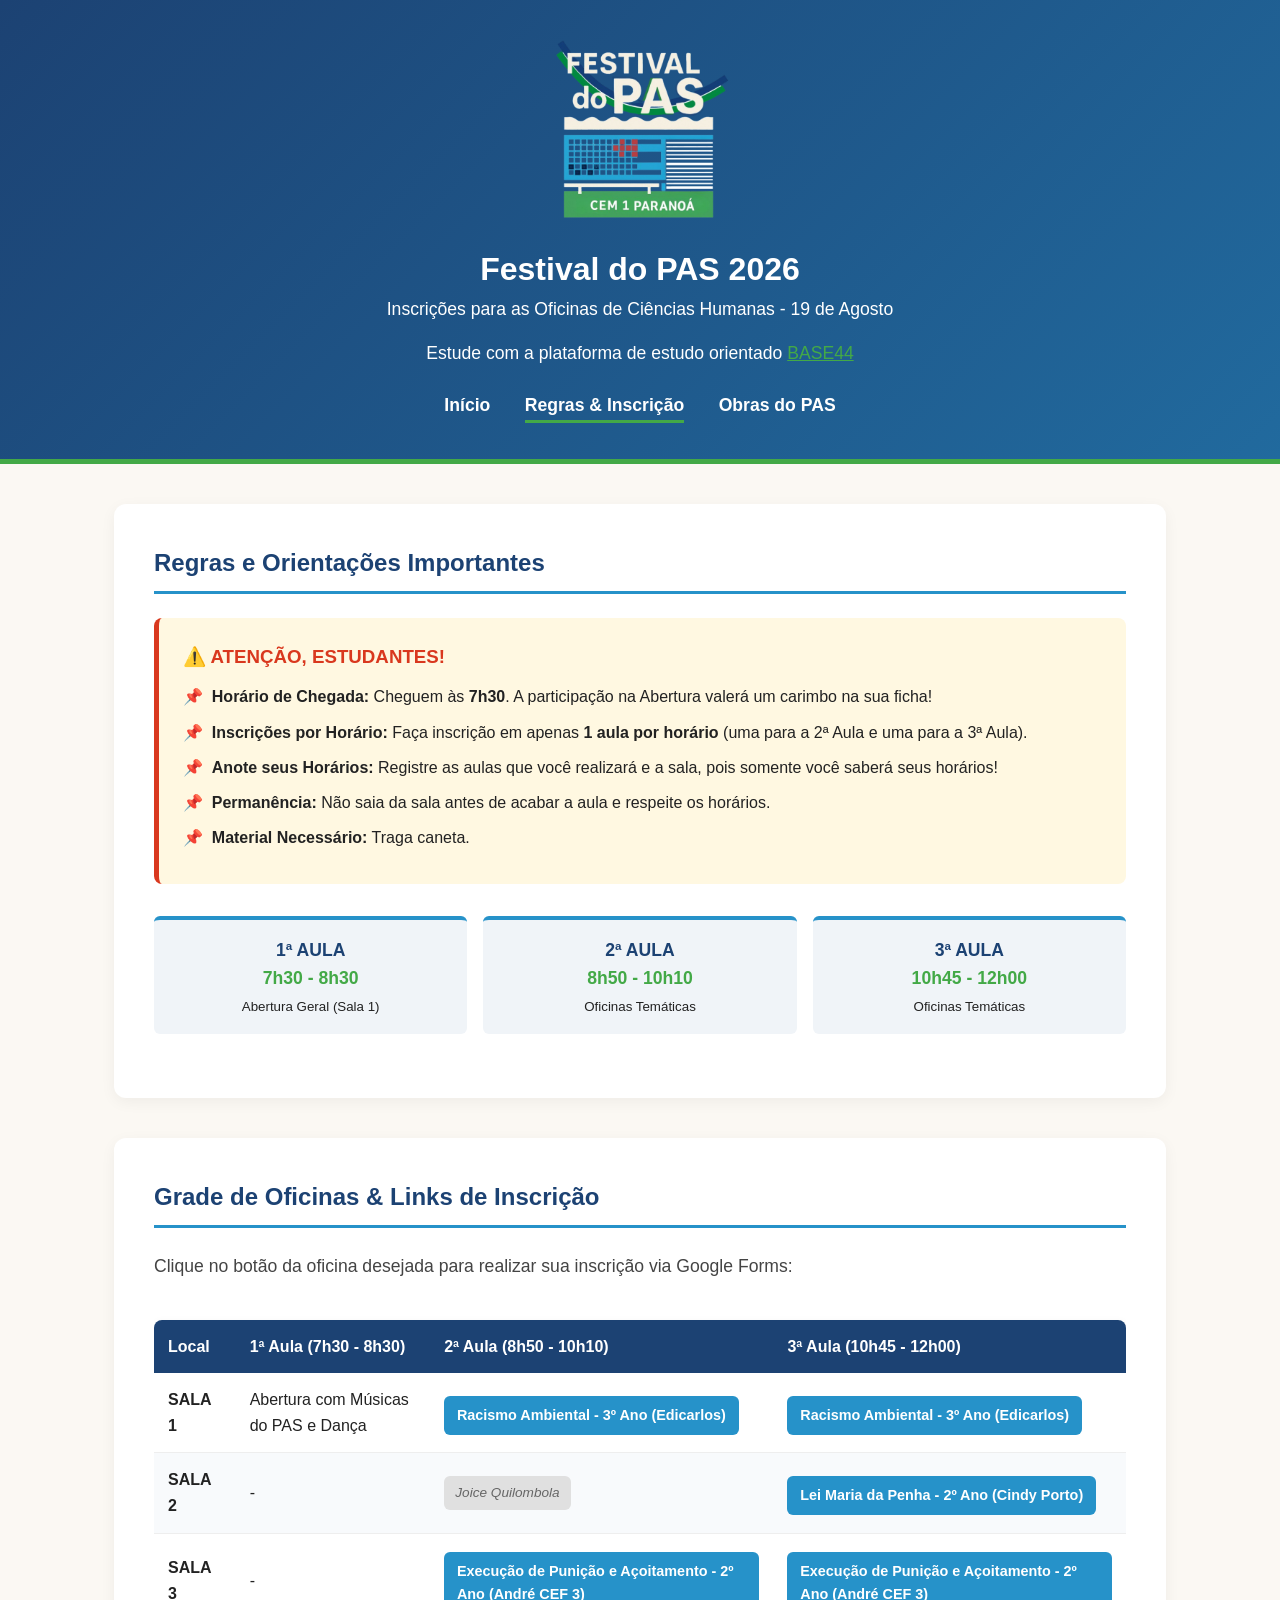
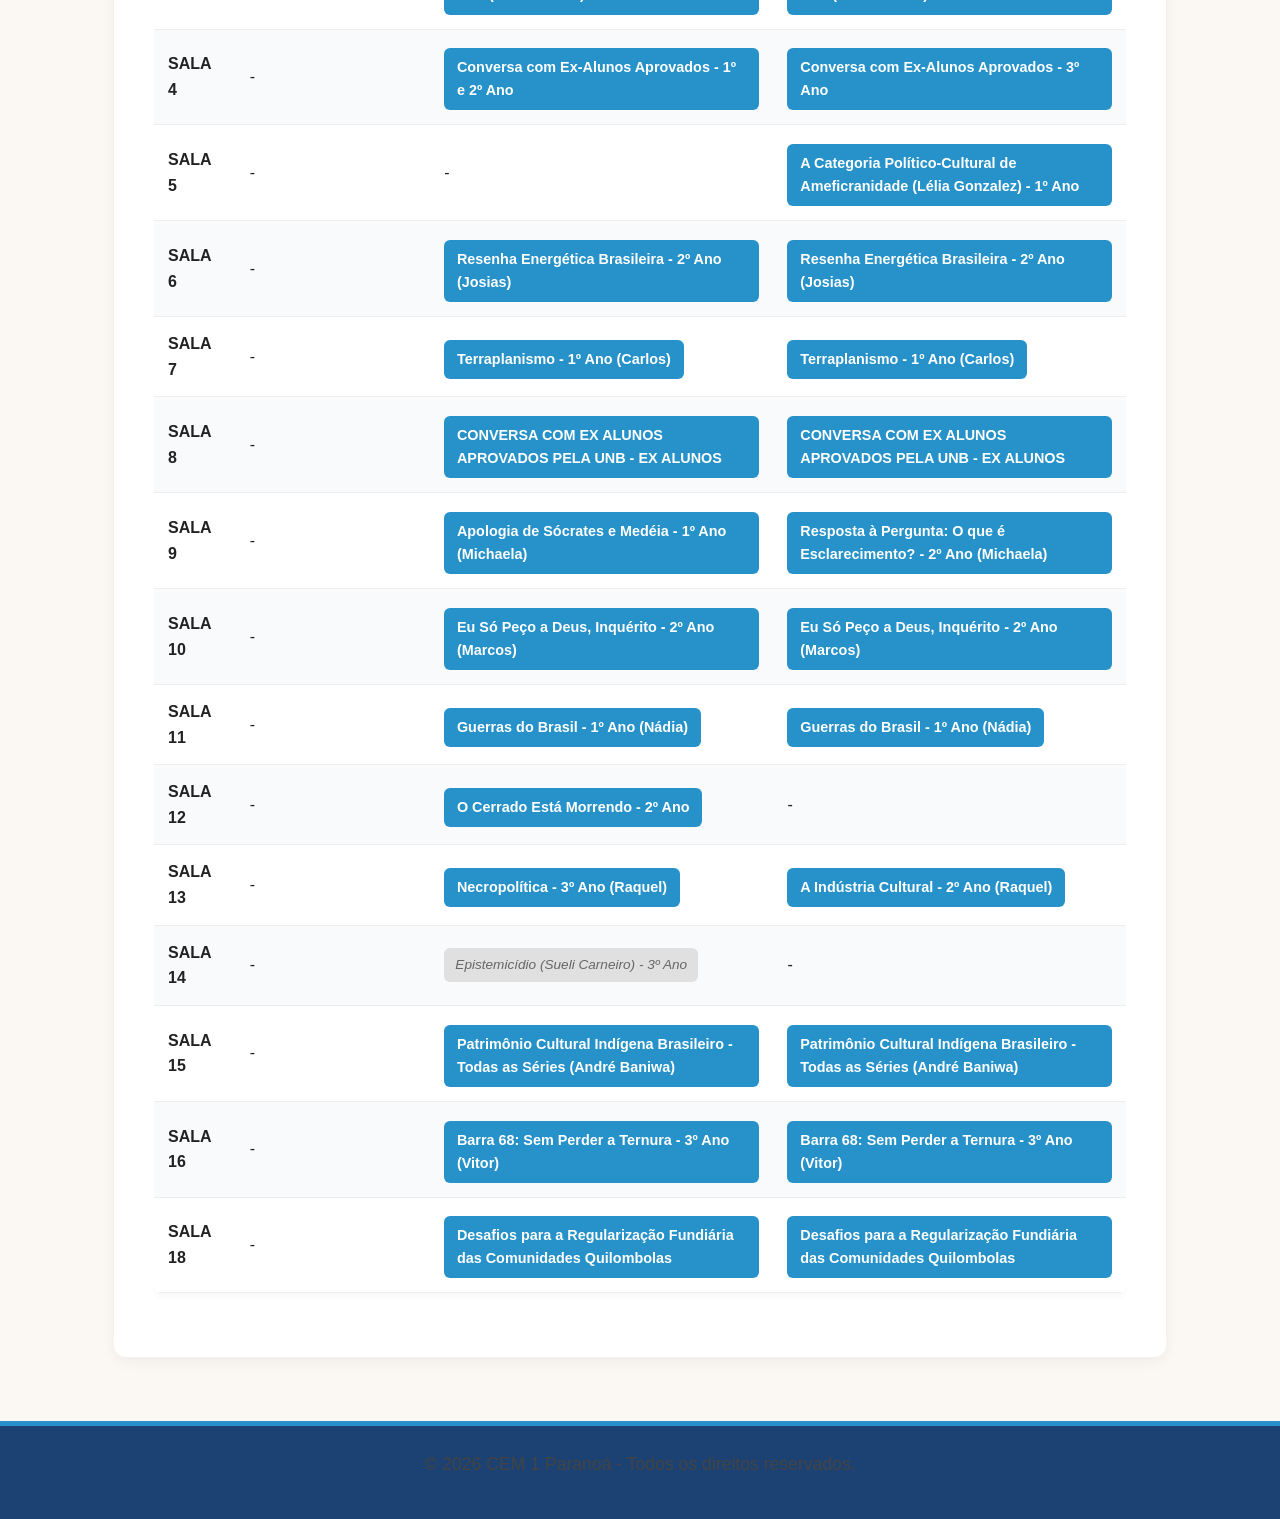
<file: forminscricao.html>
<!DOCTYPE html>
<html lang="pt-br">
<head>
    <meta charset="UTF-8">
    <meta name="viewport" content="width=device-width, initial-scale=1.0">
    <title>Inscrições - Festival do PAS 2026 - CEM 1 Paranoá</title>
    <link rel="stylesheet" href="style.css">
</head>
<body>

    <header>
        <div class="logo-container">
            <img src="logo.png" alt="Logo Festival do PAS - CEM 1 Paranoá">
        </div>
        <h1>Festival do PAS 2026</h1>
        <p class="header-subtitle">Inscrições para as Oficinas de Ciências Humanas - 19 de Agosto</p>
        <p class="header-subtitle">Estude com a plataforma de estudo orientado <a href="https://educonectado.base44.app/Home" target="_blank" class="link-base44">BASE44</a></p> 
        <nav>
            <a href="index.html">Início</a>
            <a href="inscricao.html" class="nav-active">Regras & Inscrição</a>
            <a href="obras_pas.html">Obras do PAS</a>
        </nav>
    </header>

    <div class="container">
        
        <!-- Regras e Orientações Importantes -->
        <section id="regras" class="animar-entrada">
            <h2>Regras e Orientações Importantes</h2>
            <div class="regras-box">
                <h3>⚠️ ATENÇÃO, ESTUDANTES!</h3>
                <ul class="regras-list">
                    <li><strong>Horário de Chegada:</strong> Cheguem às <strong>7h30</strong>. A participação na Abertura valerá um carimbo na sua ficha!</li>
                    <li><strong>Inscrições por Horário:</strong> Faça inscrição em apenas <strong>1 aula por horário</strong> (uma para a 2ª Aula e uma para a 3ª Aula).</li>
                    <li><strong>Anote seus Horários:</strong> Registre as aulas que você realizará e a sala, pois somente você saberá seus horários!</li>
                    <li><strong>Permanência:</strong> Não saia da sala antes de acabar a aula e respeite os horários.</li>
                    <li><strong>Material Necessário:</strong> Traga caneta.</li>
                </ul>
            </div>

            <div class="horarios-info">
                <div class="horario-card">
                    <h4>1ª AULA</h4>
                    <p>7h30 - 8h30</p>
                    <small>Abertura Geral (Sala 1)</small>
                </div>
                <div class="horario-card">
                    <h4>2ª AULA</h4>
                    <p>8h50 - 10h10</p>
                    <small>Oficinas Temáticas</small>
                </div>
                <div class="horario-card">
                    <h4>3ª AULA</h4>
                    <p>10h45 - 12h00</p>
                    <small>Oficinas Temáticas</small>
                </div>
            </div>
        </section>

        <!-- Tabela de Oficinas e Links de Inscrição -->
        <section id="oficinas" class="animar-entrada">
            <h2>Grade de Oficinas & Links de Inscrição</h2>
            <p>Clique no botão da oficina desejada para realizar sua inscrição via Google Forms:</p>

            <div class="table-responsive">
                <table>
                    <thead>
                        <tr>
                            <th>Local</th>
                            <th>1ª Aula (7h30 - 8h30)</th>
                            <th>2ª Aula (8h50 - 10h10)</th>
                            <th>3ª Aula (10h45 - 12h00)</th>
                        </tr>
                    </thead>
                    <tbody>
                        <tr>
                            <td><strong>SALA 1</strong></td>
                            <td>Abertura com Músicas do PAS e Dança</td>
                            <td><a href="https://docs.google.com/forms/d/e/1FAIpQLScPtRq3sa3ZO0nm8jo3_hA0uq4TuVteVti5uzo6Lu3TLvKDow/viewform?usp=publish-editor" target="_blank" class="oficina-link">Racismo Ambiental - 3º Ano (Edicarlos)</a></td>
                            <td><a href="https://docs.google.com/forms/d/e/1FAIpQLSehTmVwo123Wmm-1dWCJYsnKZBIgPYTmJ-W1ZJ8TFBc1DajIg/viewform?usp=header" target="_blank" class="oficina-link">Racismo Ambiental - 3º Ano (Edicarlos)</a></td>
                        </tr>
                        <tr>
                            <td><strong>SALA 2</strong></td>
                            <td>-</td>
                            <td><span class="status-pendente">Joice Quilombola</span></td>
                            <td><a href="https://docs.google.com/forms/d/e/1FAIpQLSclWUi77KO20KzU6oZGlITAlIBweVQ9Bu3rYlbQzV83I3tO5A/viewform?usp=publish-editor" target="_blank" class="oficina-link">Lei Maria da Penha - 2º Ano (Cindy Porto)</a></td>
                        </tr>
                        <tr>
                            <td><strong>SALA 3</strong></td>
                            <td>-</td>
                            <td><a href="https://docs.google.com/forms/d/e/1FAIpQLSc52Ds3wAA375qGufdUHyMuS7sYXZVF0E9tW6pIGajxBAzGEQ/viewform?usp=publish-editor" target="_blank" class="oficina-link">Execução de Punição e Açoitamento - 2º Ano (André CEF 3)</a></td>
                            <td><a href="https://docs.google.com/forms/d/e/1FAIpQLSfnxTm4PnJM7YED0nUDdAbVJj8NAaPgSiWFgFOUjJIAswwDnQ/viewform?usp=publish-editor" target="_blank" class="oficina-link">Execução de Punição e Açoitamento - 2º Ano (André CEF 3)</a></td>
                        </tr>
                        <tr>
                            <td><strong>SALA 4</strong></td>
                            <td>-</td>
                            <td><a href="https://docs.google.com/forms/d/e/1FAIpQLSdfspEyhhRNfI4KUp9s6s2SFO3kVVhZr9R7JaMynNdQenVxWQ/viewform?usp=publish-editor" target="_blank" class="oficina-link">Conversa com Ex-Alunos Aprovados - 1º e 2º Ano</a></td>
                            <td><a href="https://docs.google.com/forms/d/e/1FAIpQLSf9jXlIrrnbakTxFWFPfQ-s28l0mHnMaMvLG-2NQoO6arsahg/viewform?usp=publish-editor" target="_blank" class="oficina-link">Conversa com Ex-Alunos Aprovados - 3º Ano</a></td>
                        </tr>
                        <tr>
                            <td><strong>SALA 5</strong></td>
                            <td>-</td>
                            <td>-</td>
                            <td><a href="" target="_blank" class="oficina-link">A Categoria Político-Cultural de Ameficranidade (Lélia Gonzalez) - 1º Ano</a></td>
                        </tr>
                        <tr>
                            <td><strong>SALA 6</strong></td>
                            <td>-</td>
                            <td><a href="https://docs.google.com/forms/d/e/1FAIpQLSf-rOTgQBq2q6dhbECFEIknWI3-I06YF0DyDsY9DjaqHipMmQ/viewform?usp=publish-editor" target="_blank" class="oficina-link">Resenha Energética Brasileira - 2º Ano (Josias)</a></td>
                            <td><a href="https://docs.google.com/forms/d/e/1FAIpQLSdXfm6XT75jiR1rBws2Z2ALdVQocW-HF7jnwAwP4IEuHP3d9w/viewform?usp=publish-editor" target="_blank" class="oficina-link">Resenha Energética Brasileira - 2º Ano (Josias)</a></td>
                        </tr>
                        <tr>
                            <td><strong>SALA 7</strong></td>
                            <td>-</td>
                            <td><a href="https://docs.google.com/forms/d/e/1FAIpQLScphFr60W6oDI2eLcAb_5NtfSoloYdv6-_dOKlwXyogn-YPLA/viewform?usp=publish-editor" target="_blank" class="oficina-link">Terraplanismo - 1º Ano (Carlos)</a></td>
                            <td><a href="https://docs.google.com/forms/d/e/1FAIpQLSfC6HWiuh9gAsIEfC6DuJnLufUEjkDx5YsGat5JQqF-LnmrBQ/viewform?usp=publish-editor" target="_blank" class="oficina-link">Terraplanismo - 1º Ano (Carlos)</a></td>
                        </tr>
                        <tr>
                            <td><strong>SALA 8</strong></td>
                            <td>-</td>
                            <td><a href="https://docs.google.com/forms/d/e/1FAIpQLScLveR-uBl7wnlFz2Jj37qEf4skRts8BJVBog01rBaSxLTLvA/viewform?usp=publish-editor" target="_blank" class="oficina-link">CONVERSA COM EX ALUNOS APROVADOS PELA UNB - EX ALUNOS</a></td>
                            <td><a href="https://docs.google.com/forms/d/e/1FAIpQLSej_9ZLGlJRgR71Dl3ZpXcGXgFeGBH9V9uHcgkHSbtY4A6tMQ/viewform?usp=publish-editor" target="_blank" class="oficina-link">CONVERSA COM EX ALUNOS APROVADOS PELA UNB - EX ALUNOS</a></td>
                        </tr>
                        <tr>
                            <td><strong>SALA 9</strong></td>
                            <td>-</td>
                            <td><a href="https://docs.google.com/forms/d/e/1FAIpQLSeL2XFyfodAMW24Lw8IUyx2nE3UX7MBfOQ_etNb7mx1QMHcFA/viewform?usp=publish-editor" target="_blank" class="oficina-link">Apologia de Sócrates e Medéia - 1º Ano (Michaela)</a></td>
                            <td><a href="https://docs.google.com/forms/d/e/1FAIpQLScD33El-6WKlgFVJO6Lo6dIp4kjlfALuuXBuwQUh_POb32Hyw/viewform?usp=publish-editor" target="_blank" class="oficina-link">Resposta à Pergunta: O que é Esclarecimento? - 2º Ano (Michaela)</a></td>
                        </tr>
                        <tr>
                            <td><strong>SALA 10</strong></td>
                            <td>-</td>
                            <td><a href="https://docs.google.com/forms/d/e/1FAIpQLSdXTbb4gko1FjBnMFhc4XKsOCwvnwyAPdP45DoIScmybIhmtA/viewform?usp=publish-editor" target="_blank" class="oficina-link">Eu Só Peço a Deus, Inquérito - 2º Ano (Marcos)</a></td>
                            <td><a href="https://docs.google.com/forms/d/e/1FAIpQLScXD1efCZVItuXShLX7Vf1uot2Ml1fhTbYd8Bguz5l8x9zz3w/viewform?usp=publish-editor" target="_blank" class="oficina-link">Eu Só Peço a Deus, Inquérito - 2º Ano (Marcos)</a></td>
                        </tr>
                        <tr>
                            <td><strong>SALA 11</strong></td>
                            <td>-</td>
                            <td><a href="https://docs.google.com/forms/d/e/1FAIpQLSemY340fr3mHbwje04lQEN0qsy08dBIZA3H8bsX0fq0Vkah5g/viewform?usp=publish-editor" target="_blank" class="oficina-link">Guerras do Brasil - 1º Ano (Nádia)</a></td>
                            <td><a href="https://docs.google.com/forms/d/e/1FAIpQLSfHC3stkS8dANPRMn6k6AFSmId_3rvQ4MQ7OHRempajfdvvmA/viewform?usp=publish-editor" target="_blank" class="oficina-link">Guerras do Brasil - 1º Ano (Nádia)</a></td>
                        </tr>
                        <tr>
                            <td><strong>SALA 12</strong></td>
                            <td>-</td>
                            <td><a href="https://docs.google.com/forms/d/e/1FAIpQLSeNPwH1zCeciIgVHGG0wkbA_W_D8RwaMJ2-UKztpEz-Wc4UOQ/viewform?usp=publish-editor" target="_blank" class="oficina-link">O Cerrado Está Morrendo - 2º Ano</span></td>
                            <td>-</td>
                        </tr>
                        <tr>
                            <td><strong>SALA 13</strong></td>
                            <td>-</td>
                            <td><a href="https://docs.google.com/forms/d/e/1FAIpQLScpMJpDwWyhmfjkfOj7SUKT5PI8mdolW8uwexk9UwXy8wQj7Q/viewform?usp=publish-editor" target="_blank" class="oficina-link">Necropolítica - 3º Ano (Raquel)</a></td>
                            <td><a href="https://docs.google.com/forms/d/e/1FAIpQLSeJeCE9KLqoSmyomF1bW5HyRoAZjzdNIVZ7MU5F4kBCCvBXiQ/viewform?usp=publish-editor" target="_blank" class="oficina-link">A Indústria Cultural - 2º Ano (Raquel)</a></td>
                        </tr>
                        <tr>
                            <td><strong>SALA 14</strong></td>
                            <td>-</td>
                            <td><span class="status-pendente">Epistemicídio (Sueli Carneiro) - 3º Ano</span></td>
                            <td>-</td>
                        </tr>
                        <tr>
                            <td><strong>SALA 15</strong></td>
                            <td>-</td>
                            <td><a href="https://docs.google.com/forms/d/e/1FAIpQLSfTQb0PcEgXxtl5SYKAigbkN-bmqKGjpNM0AuZWLLoahwkxeg/viewform?usp=publish-editor" target="_blank" class="oficina-link">Patrimônio Cultural Indígena Brasileiro - Todas as Séries (André Baniwa)</a></td>
                            <td><a href="https://docs.google.com/forms/d/e/1FAIpQLSdvWmAibiIh1oz0qGQlrVwjNNSBe59HwYs6wfLiMeQHCEKoWQ/viewform?usp=publish-editor" target="_blank" class="oficina-link">Patrimônio Cultural Indígena Brasileiro - Todas as Séries (André Baniwa)</a></td>
                        </tr>
                        <tr>
                            <td><strong>SALA 16</strong></td>
                            <td>-</td>
                            <td><a href="https://docs.google.com/forms/d/e/1FAIpQLSfRgjq2Q8CbsiE2JCGJod3QOISzVWbRtj8kyEIr9xFD1SH9og/viewform?usp=publish-editor" target="_blank" class="oficina-link">Barra 68: Sem Perder a Ternura - 3º Ano (Vitor)</a></td>
                            <td><a href="https://docs.google.com/forms/d/e/1FAIpQLScklGiiypDrzCzKbwvLM8riLG0DckW0i8OZAQnV4EGyswRMmw/viewform?usp=publish-editor" target="_blank" class="oficina-link">Barra 68: Sem Perder a Ternura - 3º Ano (Vitor)</a></td>
                        </tr>
                        <tr>
                            <td><strong>SALA 18</strong></td>
                            <td>-</td>
                            <td><a href="https://docs.google.com/forms/d/e/1FAIpQLSclLr53IkBZD95oiE3Hf1vNfjFwFMEaty1iKDAC1uzyVTzCmA/viewform?usp=publish-editor" target="_blank" class="oficina-link">Desafios para a Regularização Fundiária das Comunidades Quilombolas</a></td>
                            <td><a href="https://docs.google.com/forms/d/e/1FAIpQLSdnBFuvQ-TkPK3VpsKsnROZre0-KNLrhnPM6w2dCWJtLrqpYg/viewform?usp=publish-editor" target="_blank" class="oficina-link">Desafios para a Regularização Fundiária das Comunidades Quilombolas</a></td>
                        </tr>
                    </tbody>
                </table>
            </div>
        </section>

    </div>

    <footer>
        <p>&copy; 2026 CEM 1 Paranoá - Todos os direitos reservados.</p>
    </footer>

    <script src="script.js"></script>
</body>
</html>
</file>
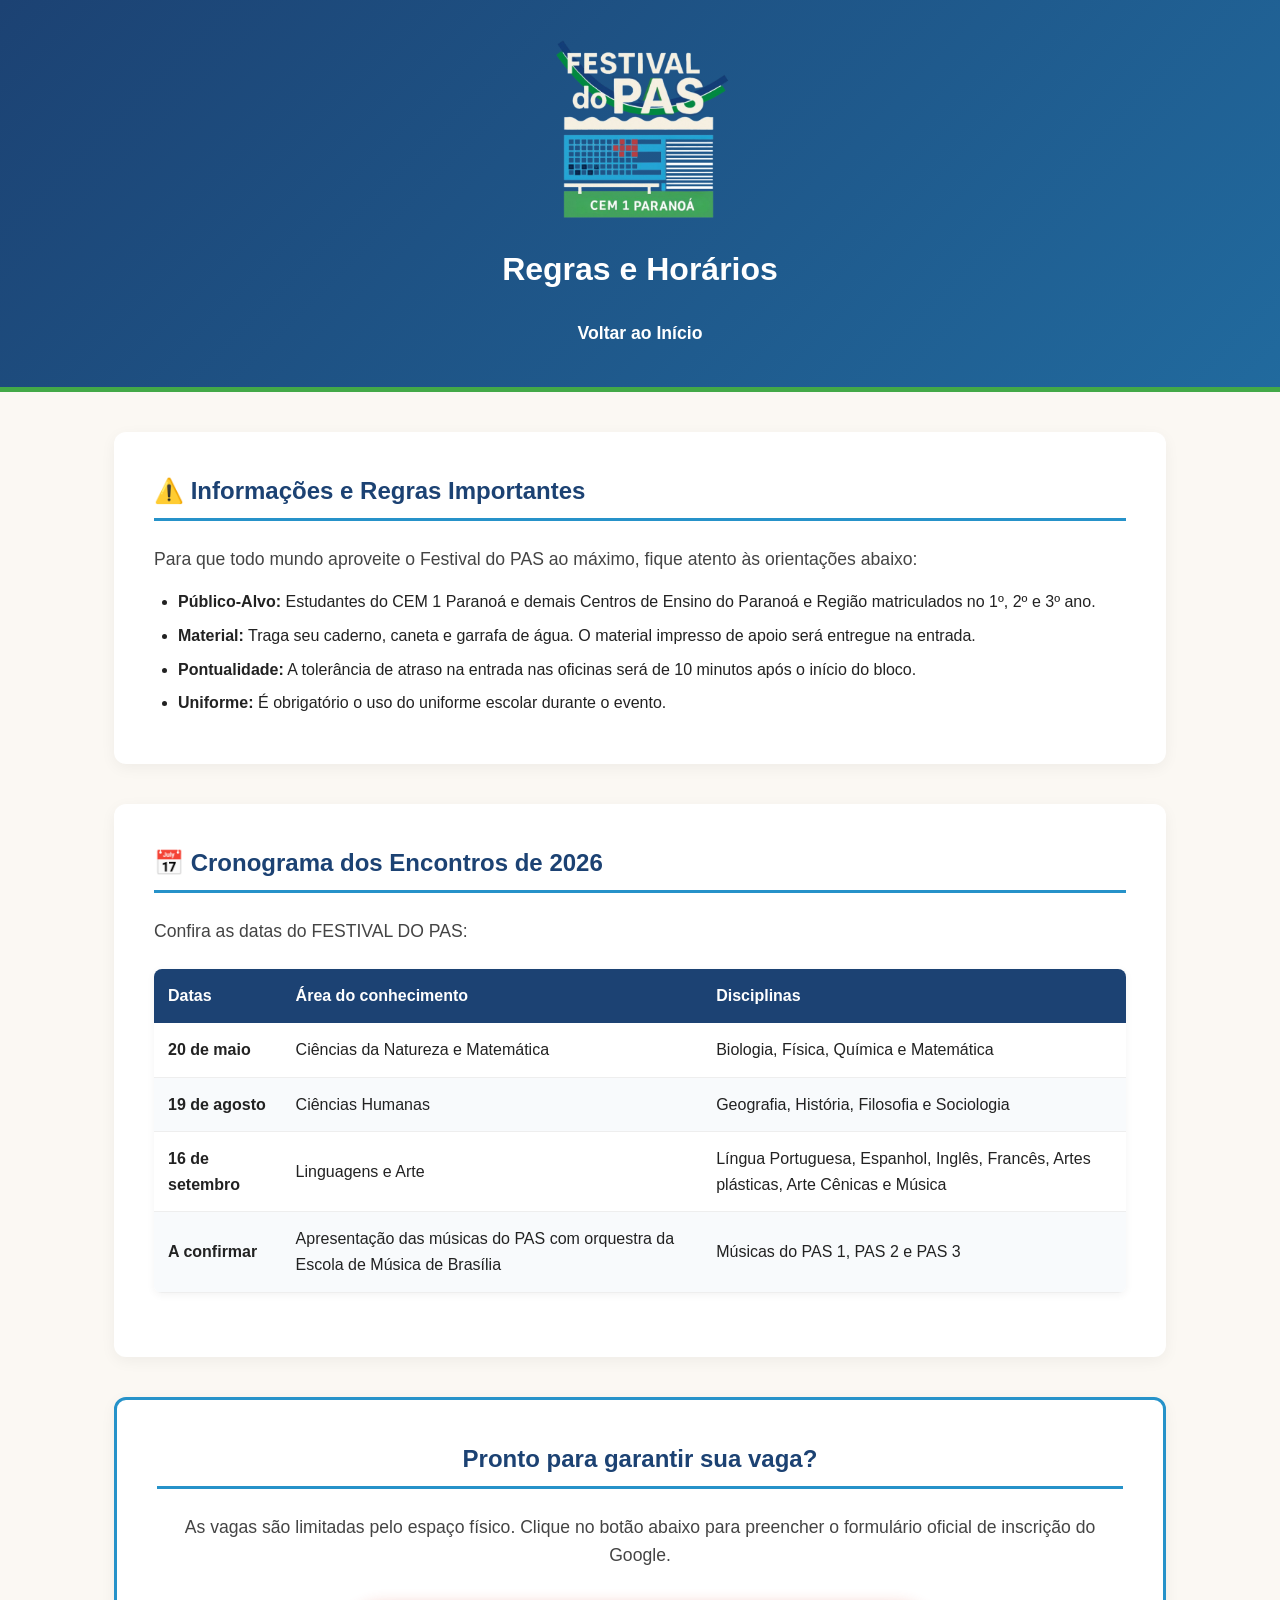
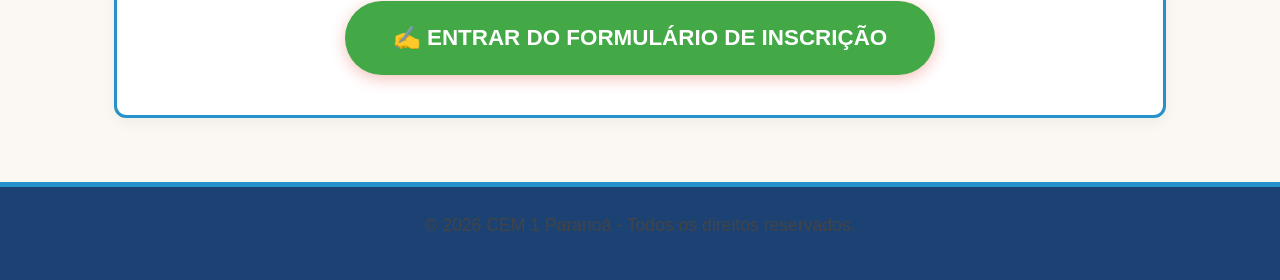
<file: inscricao.html>
<!DOCTYPE html>
<html lang="pt-br">
<head>
    <meta charset="UTF-8">
    <meta name="viewport" content="width=device-width, initial-scale=1.0">
    <title>Inscrição e Regras - Festival do PAS</title>
    <link rel="stylesheet" href="style.css">
</head>
<body>

    <header>
        <div class="logo-container">
            <img src="logo.png" alt="Logo Festival do PAS - CEM 1 Paranoá">
        </div>
        <h1>Regras e Horários</h1>
        <nav>
            <a href="index.html">Voltar ao Início</a>
        </nav>
    </header>

    <div class="container">
        
        <section id="regras" class="animar-entrada">
            <h2>⚠️ Informações e Regras Importantes</h2>
            <p>Para que todo mundo aproveite o Festival do PAS ao máximo, fique atento às orientações abaixo:</p>
            <ul>
                <li style="margin-bottom: 0.5rem; margin-left: 1.5rem;"><strong>Público-Alvo:</strong> Estudantes do CEM 1 Paranoá e demais Centros de Ensino do Paranoá e Região matriculados no 1º, 2º e 3º ano.</li>
                <li style="margin-bottom: 0.5rem; margin-left: 1.5rem;"><strong>Material:</strong> Traga seu caderno, caneta e garrafa de água. O material impresso de apoio será entregue na entrada.</li>
                <li style="margin-bottom: 0.5rem; margin-left: 1.5rem;"><strong>Pontualidade:</strong> A tolerância de atraso na entrada nas oficinas será de 10 minutos após o início do bloco.</li>
                <li style="margin-bottom: 0.5rem; margin-left: 1.5rem;"><strong>Uniforme:</strong> É obrigatório o uso do uniforme escolar durante o evento.</li>
            </ul>
        </section>

        <section id="horarios" class="animar-entrada">
            <h2>📅 Cronograma dos Encontros de 2026</h2>
            <p>Confira as datas do FESTIVAL DO PAS:</p>
            
            <table>
                <thead>
                    <tr>
                        <th>Datas</th>
                        <th>Área do conhecimento</th>
                        <th>Disciplinas</th>
                    </tr>
                </thead>
                <tbody>
                    <tr>
                        <td><strong>20 de maio</strong></td>
                        <td>Ciências da Natureza e Matemática</td>
                        <td>Biologia, Física, Química e Matemática</td>
                    </tr>
                    <tr>
                        <td><strong>19 de agosto</strong></td>
                        <td>Ciências Humanas</td>
                        <td>Geografia, História, Filosofia e Sociologia</td>
                    </tr>
                    <tr>
                        <td><strong>16 de setembro</strong></td>
                        <td>Linguagens e Arte</td>
                        <td>Língua Portuguesa, Espanhol, Inglês, Francês, Artes plásticas, Arte Cênicas e Música</td>
                    </tr>
                    <tr>
                        <td><strong>A confirmar</strong></td>
                        <td>Apresentação das músicas do PAS com orquestra da Escola de Música de Brasília</td>
                        <td>Músicas do PAS 1, PAS 2 e PAS 3</td>
                    </tr>
                </tbody>
            </table>
        </section>

        <section id="link-inscricao" class="animar-entrada" style="text-align: center; border: 3px solid var(--azul-claro);">
            <h2>Pronto para garantir sua vaga?</h2>
            <p style="margin-bottom: 2rem;">As vagas são limitadas pelo espaço físico. Clique no botão abaixo para preencher o formulário oficial de inscrição do Google.</p>
            
            <a href="forminscricao.html" target="_blank" class="btn" style="background-color: var(--verde); font-size: 1.4rem; padding: 1.2rem 3rem;">
                ✍️ ENTRAR DO FORMULÁRIO DE INSCRIÇÃO
            </a>
        </section>

    </div>

    <footer>
        <p>&copy; 2026 CEM 1 Paranoá - Todos os direitos reservados.</p>
    </footer>

    <script src="script.js"></script>
</body>
</html>
</file>
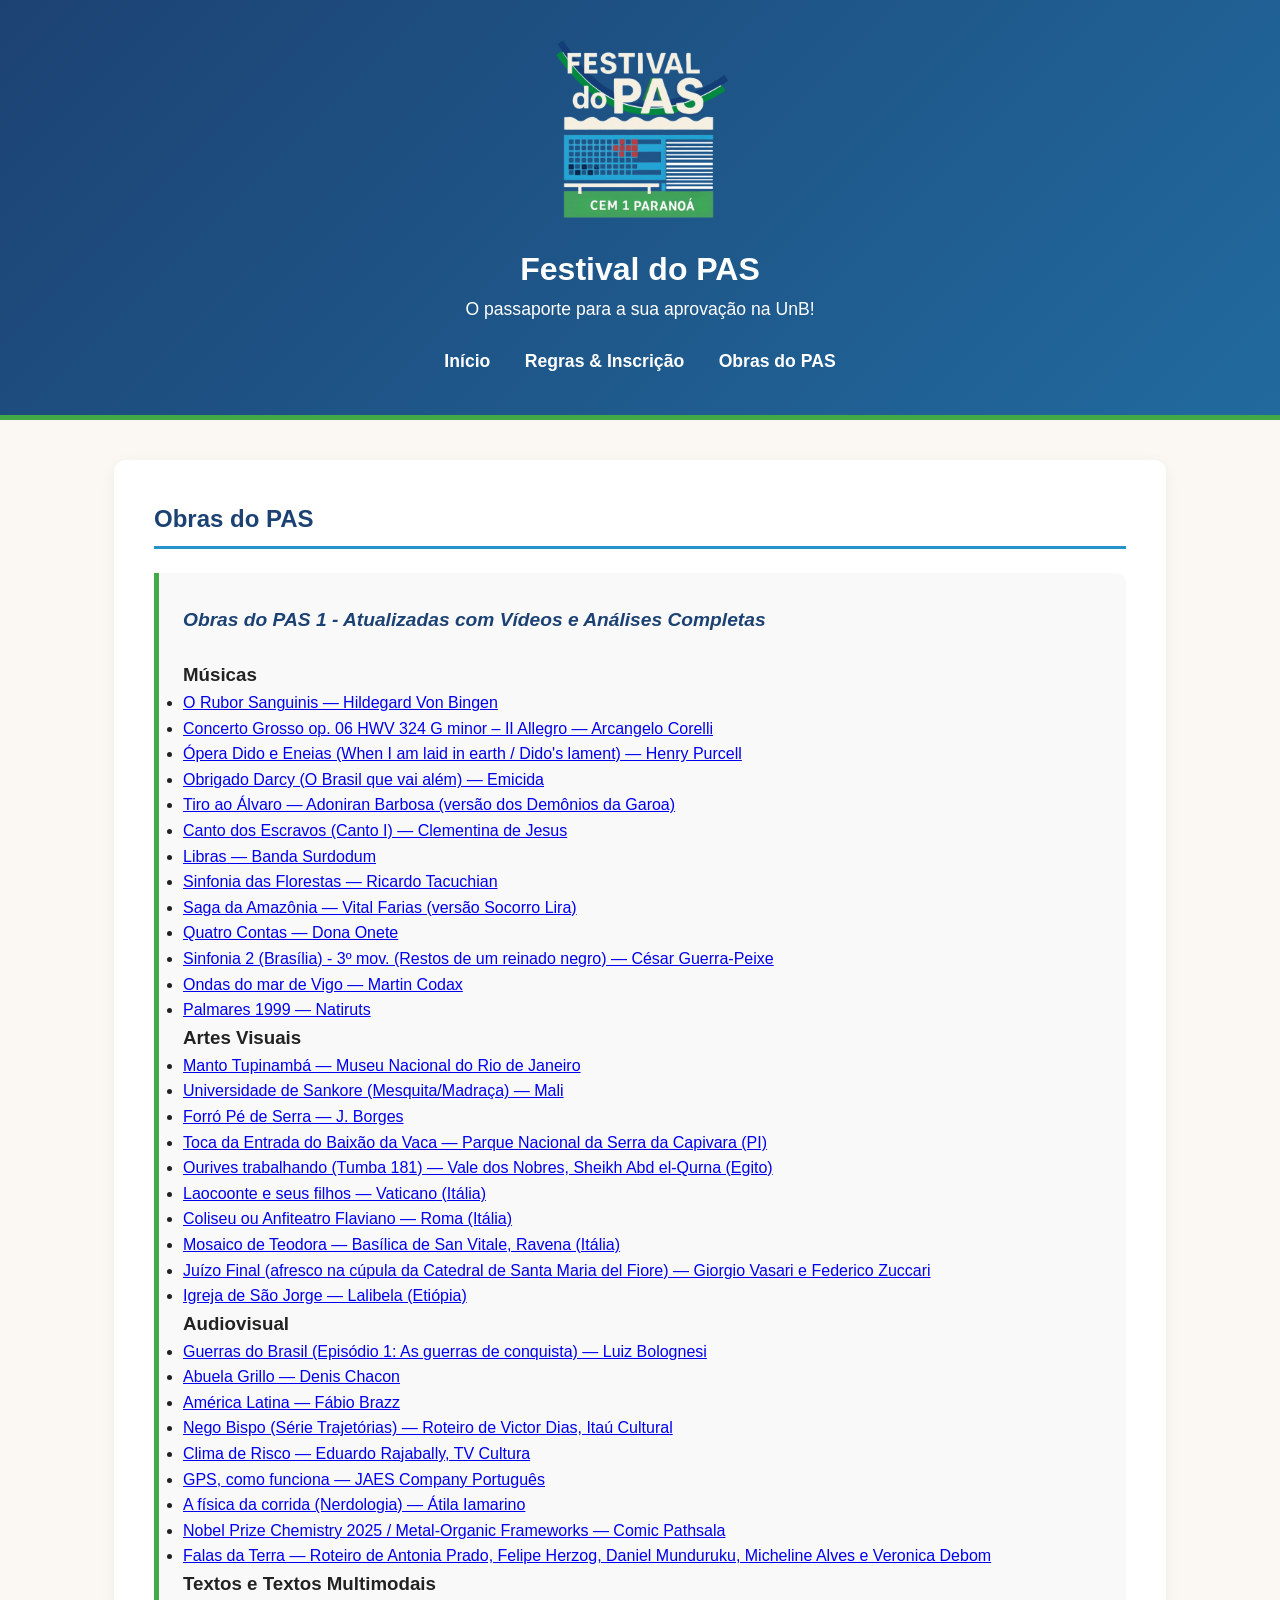
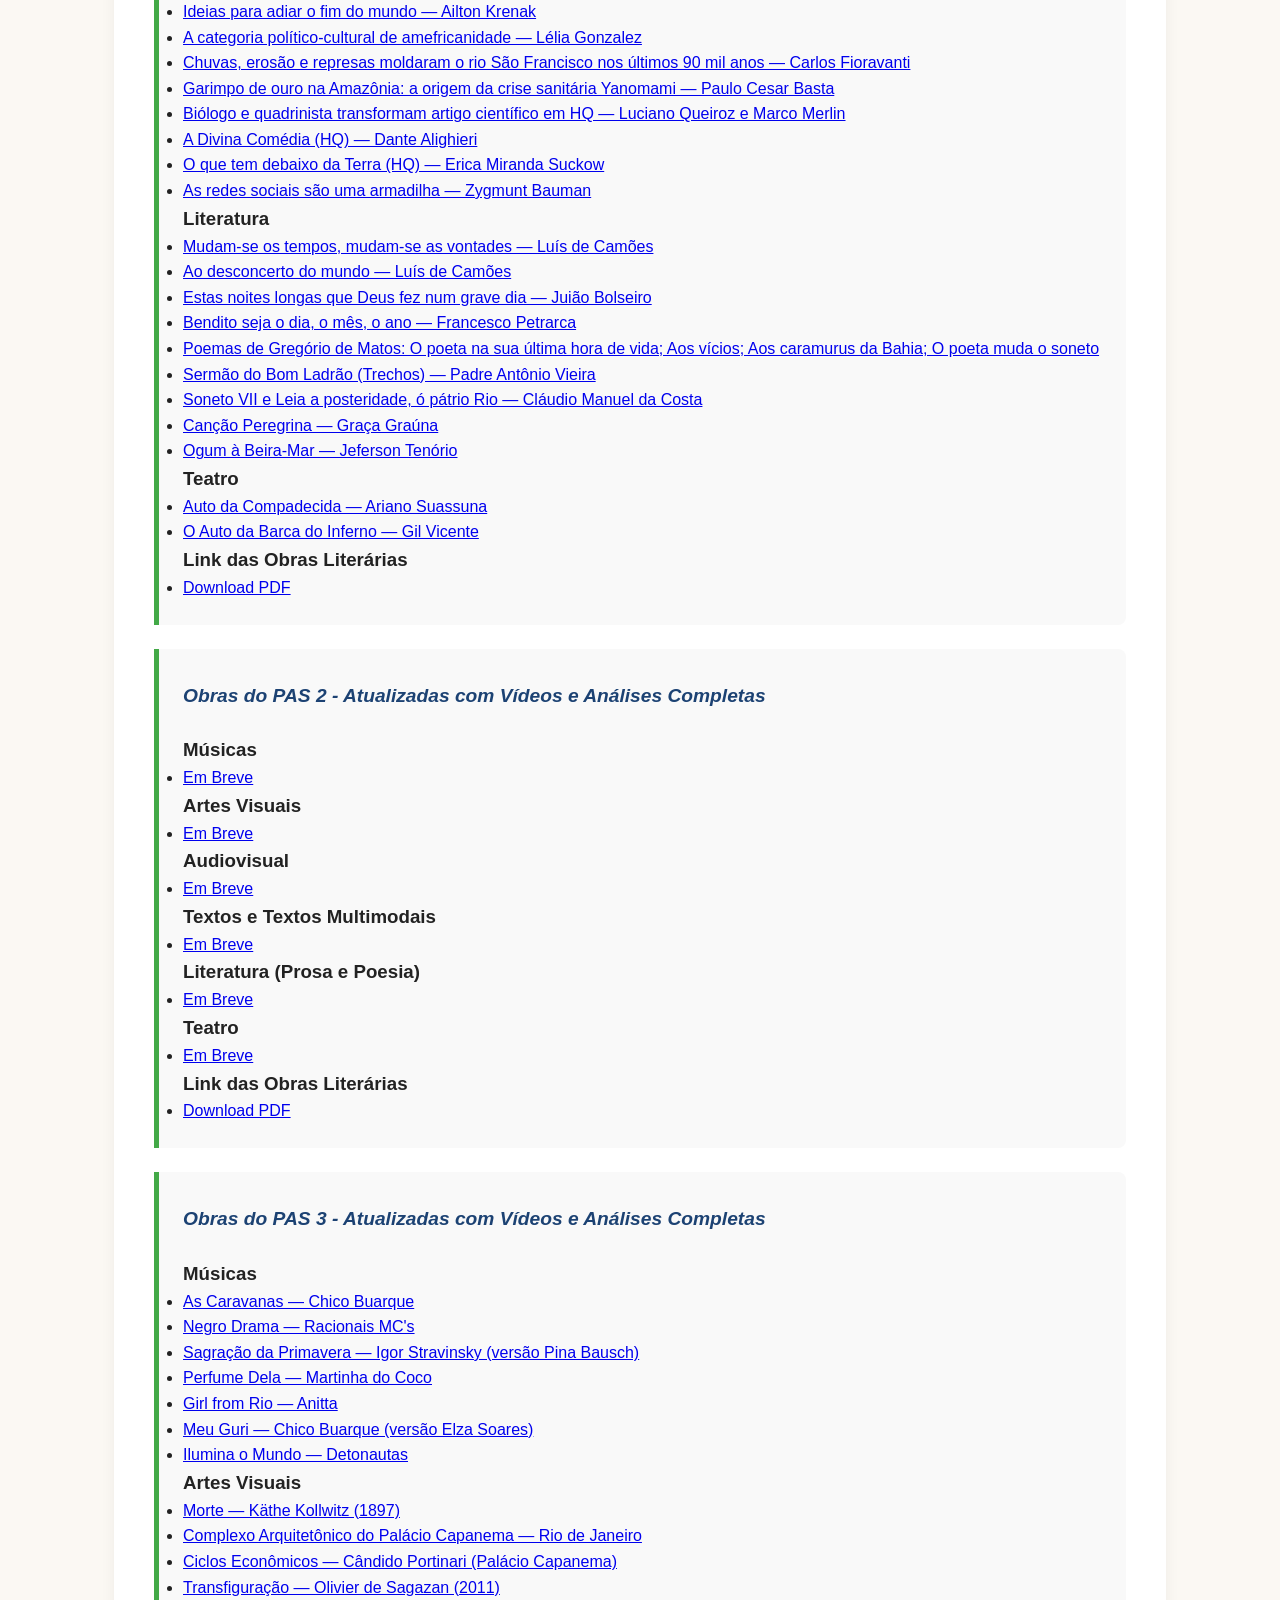
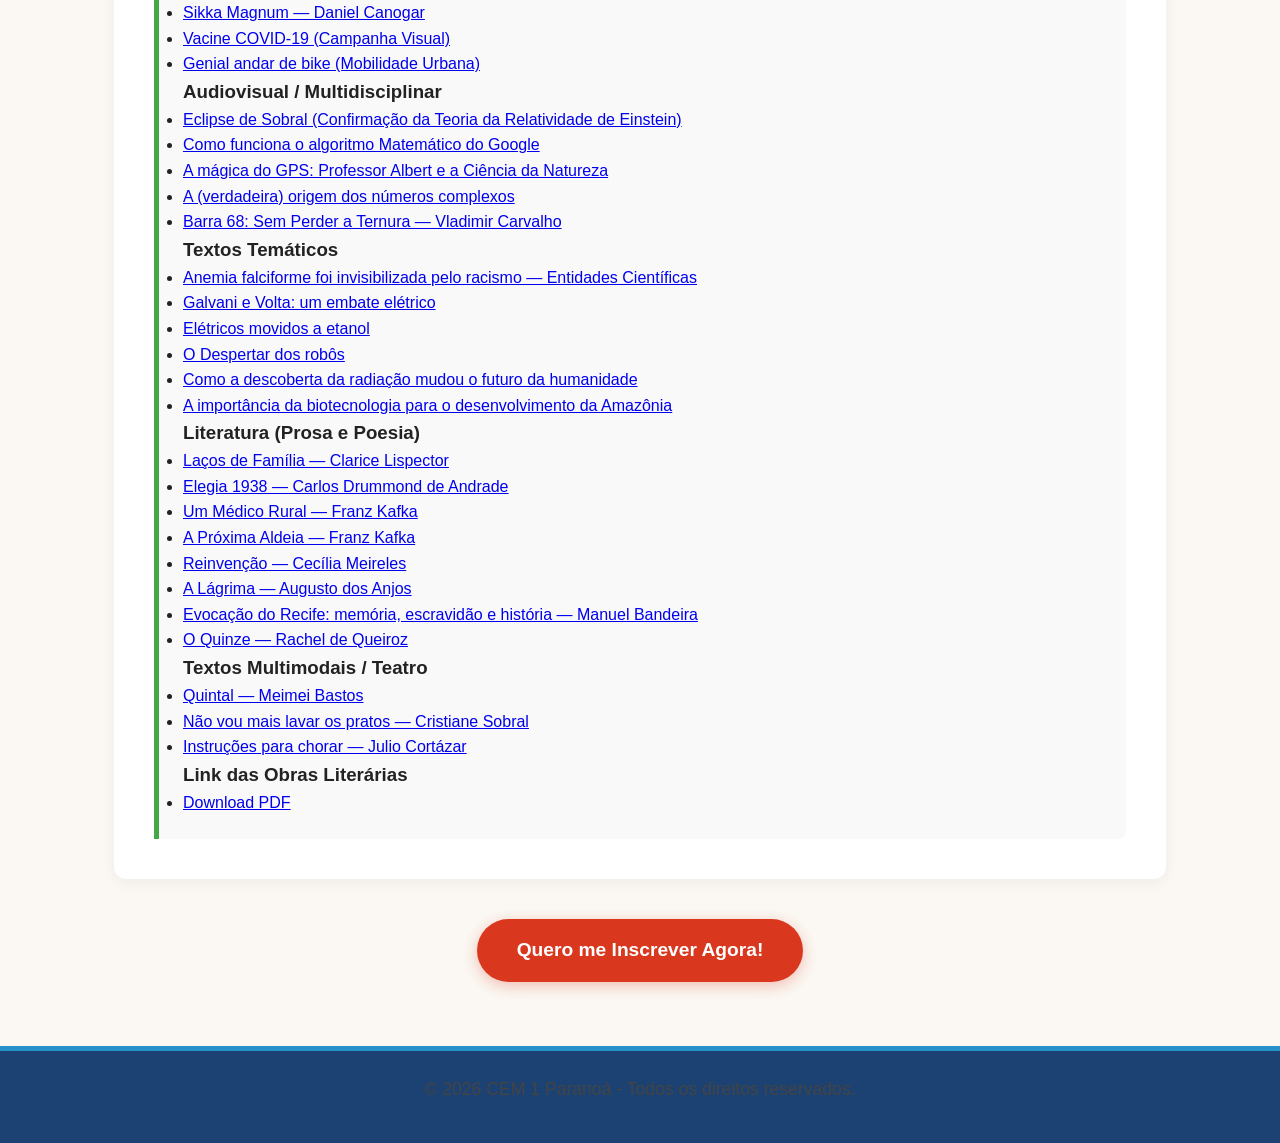
<file: obras_pas.html>
<!DOCTYPE html>
<html lang="pt-br">
<head>
    <meta charset="UTF-8">
    <meta name="viewport" content="width=device-width, initial-scale=1.0">
    <title>Festival do PAS - CEM 1 Paranoá</title>
    <link rel="stylesheet" href="style.css">
</head>
<body>

    <header>
        <div class="logo-container">
            <img src="logo.png" alt="Logo Festival do PAS - CEM 1 Paranoá">
        </div>
        <h1>Festival do PAS</h1>
        <p style="color: white;">O passaporte para a sua aprovação na UnB!</p>
        <nav>
            <a href="index.html">Início</a>
            <a href="inscricao.html">Regras & Inscrição</a>
            <a href="obras_pas.html">Obras do PAS</a>
        </nav>
    </header>

    <main class="container">
        
        <section id="relatos">
            <h2>Obras do PAS</h2>
            <div class="relatos-container">
                
                <div class="relato-box animar-entrada">
                    <em style="font-size: 1.2rem; margin-bottom: 1.5rem;">Obras do PAS 1 - Atualizadas com Vídeos e Análises Completas</em>
                    
                    <div class="obras-pas">
                        <div class="categoria-obra">
                            <h3>Músicas</h3>
                            <ul>
                                <li><a href="https://www.youtube.com/watch?v=WDeR9MeGNPg&list=RDWDeR9MeGNPg&start_radio=1" target="_blank">O Rubor Sanguinis — Hildegard Von Bingen</a></li>
                                <li><a href="https://www.youtube.com/watch?v=e68h3Qwm2OA&t=2s" target="_blank">Concerto Grosso op. 06 HWV 324 G minor – II Allegro — Arcangelo Corelli</a></li>
                                <li><a href="https://www.youtube.com/watch?v=3jPiYzUhGDo" target="_blank">Ópera Dido e Eneias (When I am laid in earth / Dido's lament) — Henry Purcell</a></li>
                                <li><a href="https://www.youtube.com/watch?v=YvQLw8XRBKQ&t=3s" target="_blank">Obrigado Darcy (O Brasil que vai além) — Emicida</a></li>
                                <li><a href="https://www.youtube.com/watch?v=73Pq5QcSZmA" target="_blank">Tiro ao Álvaro — Adoniran Barbosa (versão dos Demônios da Garoa)</a></li>
                                <li><a href="https://www.youtube.com/watch?v=9xcdwP6YxYk&t=3s" target="_blank">Canto dos Escravos (Canto I) — Clementina de Jesus</a></li>
                                <li><a href="https://www.youtube.com/watch?v=FcqaeXOwK8E" target="_blank">Libras — Banda Surdodum</a></li>
                                <li><a href="#" target="_blank">Sinfonia das Florestas — Ricardo Tacuchian</a></li>
                                <li><a href="#" target="_blank">Saga da Amazônia — Vital Farias (versão Socorro Lira)</a></li>
                                <li><a href="#" target="_blank">Quatro Contas — Dona Onete</a></li>
                                <li><a href="#" target="_blank">Sinfonia 2 (Brasília) - 3º mov. (Restos de um reinado negro) — César Guerra-Peixe</a></li>
                                <li><a href="#" target="_blank">Ondas do mar de Vigo — Martin Codax</a></li>
                                <li><a href="#" target="_blank">Palmares 1999 — Natiruts</a></li>
                            </ul>
                        </div>

                        <div class="categoria-obra">
                            <h3>Artes Visuais</h3>
                            <ul>
                                <li><a href="#" target="_blank">Manto Tupinambá — Museu Nacional do Rio de Janeiro</a></li>
                                <li><a href="#" target="_blank">Universidade de Sankore (Mesquita/Madraça) — Mali</a></li>
                                <li><a href="#" target="_blank">Forró Pé de Serra — J. Borges</a></li>
                                <li><a href="#" target="_blank">Toca da Entrada do Baixão da Vaca — Parque Nacional da Serra da Capivara (PI)</a></li>
                                <li><a href="#" target="_blank">Ourives trabalhando (Tumba 181) — Vale dos Nobres, Sheikh Abd el-Qurna (Egito)</a></li>
                                <li><a href="#" target="_blank">Laocoonte e seus filhos — Vaticano (Itália)</a></li>
                                <li><a href="#" target="_blank">Coliseu ou Anfiteatro Flaviano — Roma (Itália)</a></li>
                                <li><a href="#" target="_blank">Mosaico de Teodora — Basílica de San Vitale, Ravena (Itália)</a></li>
                                <li><a href="#" target="_blank">Juízo Final (afresco na cúpula da Catedral de Santa Maria del Fiore) — Giorgio Vasari e Federico Zuccari</a></li>
                                <li><a href="#" target="_blank">Igreja de São Jorge — Lalibela (Etiópia)</a></li>
                            </ul>
                        </div>

                        <div class="categoria-obra">
                            <h3>Audiovisual</h3>
                            <ul>
                                <li><a href="#" target="_blank">Guerras do Brasil (Episódio 1: As guerras de conquista) — Luiz Bolognesi</a></li>
                                <li><a href="#" target="_blank">Abuela Grillo — Denis Chacon</a></li>
                                <li><a href="#" target="_blank">América Latina — Fábio Brazz</a></li>
                                <li><a href="#" target="_blank">Nego Bispo (Série Trajetórias) — Roteiro de Victor Dias, Itaú Cultural</a></li>
                                <li><a href="#" target="_blank">Clima de Risco — Eduardo Rajabally, TV Cultura</a></li>
                                <li><a href="#" target="_blank">GPS, como funciona — JAES Company Português</a></li>
                                <li><a href="#" target="_blank">A física da corrida (Nerdologia) — Átila Iamarino</a></li>
                                <li><a href="#" target="_blank">Nobel Prize Chemistry 2025 / Metal-Organic Frameworks — Comic Pathsala</a></li>
                                <li><a href="#" target="_blank">Falas da Terra — Roteiro de Antonia Prado, Felipe Herzog, Daniel Munduruku, Micheline Alves e Veronica Debom</a></li>
                            </ul>
                        </div>

                        <div class="categoria-obra">
                            <h3>Textos e Textos Multimodais</h3>
                            <ul>
                                <li><a href="#" target="_blank">Ideias para adiar o fim do mundo — Ailton Krenak</a></li>
                                <li><a href="#" target="_blank">A categoria político-cultural de amefricanidade — Lélia Gonzalez</a></li>
                                <li><a href="#" target="_blank">Chuvas, erosão e represas moldaram o rio São Francisco nos últimos 90 mil anos — Carlos Fioravanti</a></li>
                                <li><a href="#" target="_blank">Garimpo de ouro na Amazônia: a origem da crise sanitária Yanomami — Paulo Cesar Basta</a></li>
                                <li><a href="#" target="_blank">Biólogo e quadrinista transformam artigo científico em HQ — Luciano Queiroz e Marco Merlin</a></li>
                                <li><a href="#" target="_blank">A Divina Comédia (HQ) — Dante Alighieri</a></li>
                                <li><a href="#" target="_blank">O que tem debaixo da Terra (HQ) — Erica Miranda Suckow</a></li>
                                <li><a href="#" target="_blank">As redes sociais são uma armadilha — Zygmunt Bauman</a></li>
                            </ul>
                        </div>

                        <div class="categoria-obra">
                            <h3>Literatura</h3>
                            <ul>
                                <li><a href="#" target="_blank">Mudam-se os tempos, mudam-se as vontades — Luís de Camões</a></li>
                                <li><a href="#" target="_blank">Ao desconcerto do mundo — Luís de Camões</a></li>
                                <li><a href="#" target="_blank">Estas noites longas que Deus fez num grave dia — Juião Bolseiro</a></li>
                                <li><a href="#" target="_blank">Bendito seja o dia, o mês, o ano — Francesco Petrarca</a></li>
                                <li><a href="#" target="_blank">Poemas de Gregório de Matos: O poeta na sua última hora de vida; Aos vícios; Aos caramurus da Bahia; O poeta muda o soneto</a></li>
                                <li><a href="#" target="_blank">Sermão do Bom Ladrão (Trechos) — Padre Antônio Vieira</a></li>
                                <li><a href="#" target="_blank">Soneto VII e Leia a posteridade, ó pátrio Rio — Cláudio Manuel da Costa</a></li>
                                <li><a href="#" target="_blank">Canção Peregrina — Graça Graúna</a></li>
                                <li><a href="#" target="_blank">Ogum à Beira-Mar — Jeferson Tenório</a></li>
                            </ul>
                        </div>

                        <div class="categoria-obra">
                            <h3>Teatro</h3>
                            <ul>
                                <li><a href="#" target="_blank">Auto da Compadecida — Ariano Suassuna</a></li>
                                <li><a href="#" target="_blank">O Auto da Barca do Inferno — Gil Vicente</a></li>
                            </ul>
                        </div>

                        <div class="categoria-obra">
                            <h3>Link das Obras Literárias</h3>
                            <ul>
                                <li><a href="Obras textuais PAS 1.pdf" target="_blank">Download PDF</a></li>
                            </ul>
                        </div>
                    </div>
                </div>

                <div class="relato-box animar-entrada">
                    <em style="font-size: 1.2rem; margin-bottom: 1.5rem;">Obras do PAS 2 - Atualizadas com Vídeos e Análises Completas</em>
                    
                    <div class="obras-pas">
                        <div class="categoria-obra">
                            <h3>Músicas</h3>
                            <ul>
                                <li><a href="#" target="_blank"> Em Breve</a></li>
                            </ul>
                        </div>

                        <div class="categoria-obra">
                            <h3>Artes Visuais</h3>
                            <ul>
                                 <li><a href="#" target="_blank"> Em Breve</a></li>
                            </ul>
                        </div>

                        <div class="categoria-obra">
                            <h3>Audiovisual</h3>
                            <ul>
                                 <li><a href="#" target="_blank"> Em Breve</a></li>
                            </ul>
                        </div>

                        <div class="categoria-obra">
                            <h3>Textos e Textos Multimodais</h3>
                            <ul>
                               <li><a href="#" target="_blank"> Em Breve</a></li>
                            </ul>
                        </div>

                        <div class="categoria-obra">
                            <h3>Literatura (Prosa e Poesia)</h3>
                            <ul>
                                 <li><a href="#" target="_blank"> Em Breve</a></li>
                            </ul>                            
                        </div>

                        <div class="categoria-obra">
                            <h3>Teatro</h3>
                            <ul>
                                 <li><a href="#" target="_blank"> Em Breve</a></li>
                            </ul>
                        </div>
                        <div class="categoria-obra">
                            <h3>Link das Obras Literárias</h3>
                            <ul>
                                <li><a href="*" target="_blank">Download PDF</a></li>
                            </ul>
                        </div>
                    </div>
                </div>

                <div class="relato-box animar-entrada">
                    <em style="font-size: 1.2rem; margin-bottom: 1.5rem;">Obras do PAS 3 - Atualizadas com Vídeos e Análises Completas</em>
                    
                    <div class="obras-pas">
                        <div class="categoria-obra">
                            <h3>Músicas</h3>
                            <ul>
                                <li><a href="#" target="_blank">As Caravanas — Chico Buarque</a></li>
                                <li><a href="#" target="_blank">Negro Drama — Racionais MC's</a></li>
                                <li><a href="#" target="_blank">Sagração da Primavera — Igor Stravinsky (versão Pina Bausch)</a></li>
                                <li><a href="#" target="_blank">Perfume Dela — Martinha do Coco</a></li>
                                <li><a href="#" target="_blank">Girl from Rio — Anitta</a></li>
                                <li><a href="#" target="_blank">Meu Guri — Chico Buarque (versão Elza Soares)</a></li>
                                <li><a href="#" target="_blank">Ilumina o Mundo — Detonautas</a></li>
                            </ul>
                        </div>

                        <div class="categoria-obra">
                            <h3>Artes Visuais</h3>
                            <ul>
                                <li><a href="#" target="_blank">Morte — Käthe Kollwitz (1897)</a></li>
                                <li><a href="#" target="_blank">Complexo Arquitetônico do Palácio Capanema — Rio de Janeiro</a></li>
                                <li><a href="#" target="_blank">Ciclos Econômicos — Cândido Portinari (Palácio Capanema)</a></li>
                                <li><a href="#" target="_blank">Transfiguração — Olivier de Sagazan (2011)</a></li>
                                <li><a href="#" target="_blank">Sikka Magnum — Daniel Canogar</a></li>
                                <li><a href="#" target="_blank">Vacine COVID-19 (Campanha Visual)</a></li>
                                <li><a href="#" target="_blank">Genial andar de bike (Mobilidade Urbana)</a></li>
                            </ul>
                        </div>

                        <div class="categoria-obra">
                            <h3>Audiovisual / Multidisciplinar</h3>
                            <ul>
                                <li><a href="#" target="_blank">Eclipse de Sobral (Confirmação da Teoria da Relatividade de Einstein)</a></li>
                                <li><a href="#" target="_blank">Como funciona o algoritmo Matemático do Google</a></li>
                                <li><a href="#" target="_blank">A mágica do GPS: Professor Albert e a Ciência da Natureza</a></li>
                                <li><a href="#" target="_blank">A (verdadeira) origem dos números complexos</a></li>
                                <li><a href="#" target="_blank">Barra 68: Sem Perder a Ternura — Vladimir Carvalho</a></li>
                            </ul>
                        </div>

                        <div class="categoria-obra">
                            <h3>Textos Temáticos</h3>
                            <ul>
                                <li><a href="#" target="_blank">Anemia falciforme foi invisibilizada pelo racismo — Entidades Científicas</a></li>
                                <li><a href="#" target="_blank">Galvani e Volta: um embate elétrico</a></li>
                                <li><a href="#" target="_blank">Elétricos movidos a etanol</a></li>
                                <li><a href="#" target="_blank">O Despertar dos robôs</a></li>
                                <li><a href="#" target="_blank">Como a descoberta da radiação mudou o futuro da humanidade</a></li>
                                <li><a href="#" target="_blank">A importância da biotecnologia para o desenvolvimento da Amazônia</a></li>
                            </ul>
                        </div>

                        <div class="categoria-obra">
                            <h3>Literatura (Prosa e Poesia)</h3>
                            <ul>
                                <li><a href="#" target="_blank">Laços de Família — Clarice Lispector</a></li>
                                <li><a href="#" target="_blank">Elegia 1938 — Carlos Drummond de Andrade</a></li>
                                <li><a href="#" target="_blank">Um Médico Rural — Franz Kafka</a></li>
                                <li><a href="#" target="_blank">A Próxima Aldeia — Franz Kafka</a></li>
                                <li><a href="#" target="_blank">Reinvenção — Cecília Meireles</a></li>
                                <li><a href="#" target="_blank">A Lágrima — Augusto dos Anjos</a></li>
                                <li><a href="#" target="_blank">Evocação do Recife: memória, escravidão e história — Manuel Bandeira</a></li>
                                <li><a href="#" target="_blank">O Quinze — Rachel de Queiroz</a></li>
                            </ul>
                        </div>

                        <div class="categoria-obra">
                            <h3>Textos Multimodais / Teatro</h3>
                            <ul>
                                <li><a href="#" target="_blank">Quintal — Meimei Bastos</a></li>
                                <li><a href="#" target="_blank">Não vou mais lavar os pratos — Cristiane Sobral</a></li>
                                <li><a href="#" target="_blank">Instruções para chorar — Julio Cortázar</a></li>
                            </ul>
                        </div>
                         <div class="categoria-obra">
                            <h3>Link das Obras Literárias</h3>
                            <ul>
                                <li><a href="Obras Textuais PAS 3.pdf" target="_blank">Download PDF</a></li>
                            </ul>
                        </div>
                    </div>
                </div>

            </div>
        </section>

        <div class="center-btn animar-entrada">
            <a href="inscricao.html" class="btn">Quero me Inscrever Agora!</a>
        </div>

    </main>

    <footer>
        <p>&copy; 2026 CEM 1 Paranoá - Todos os direitos reservados.</p>
    </footer>

    <script src="script.js"></script>
</body>
</html>
</file>
<file: style.css>
/* Paleta de Cores baseada na Logo do CEM 1 Paranoá */
:root {
    --azul-escuro: #1c4273;
    --azul-claro: #2692c9;
    --verde: #43a947;
    --vermelho: #d9381e;
    --bg-claro: #fbf8f3;
    --branco: #ffffff;
    --texto-escuro: #222222;
}

* {
    margin: 0;
    padding: 0;
    box-sizing: border-box;
    font-family: 'Segoe UI', Tahoma, Geneva, Verdana, sans-serif;
}

body {
    background-color: var(--bg-claro);
    color: var(--texto-escuro);
    line-height: 1.6;
    overflow-x: hidden; /* Evita barras de rolagem indesejadas nas animações */
}

/* Cabeçalho */
header {
    background: linear-gradient(-45deg, #1c4273, #2692c9, #1c4273);
    background-size: 400% 400%;
    animation: gradientBG 15s ease infinite; /* Gradiente que se move suavemente ao fundo */
    color: var(--branco);
    padding: 2.5rem 1.5rem;
    text-align: center;
    border-bottom: 5px solid var(--verde);
}

.header-subtitle {
    color: var(--branco);
}

.link-base44 {
    color: var(--verde);
    text-decoration: underline;
}

@keyframes gradientBG {
    0% { background-position: 0% 50%; }
    50% { background-position: 100% 50%; }
    100% { background-position: 0% 50%; }
}

.logo-container img {
    max-width: 180px;
    height: auto;
    margin-bottom: 1rem;
    transition: transform 0.5s cubic-bezier(0.175, 0.885, 0.32, 1.275);
}

.logo-container img:hover {
    transform: scale(1.08) rotate(2deg); /* Logo ganha vida ao passar o mouse */
}

nav {
    margin-top: 1.5rem;
}

nav a {
    color: var(--branco);
    text-decoration: none;
    margin: 0 15px;
    font-weight: bold;
    font-size: 1.1rem;
    position: relative;
    padding-bottom: 5px;
    transition: color 0.3s;
}

nav a.nav-active {
    border-bottom: 3px solid var(--verde);
}

/* Linha dinâmica sob os links do menu */
nav a::after {
    content: '';
    position: absolute;
    width: 0;
    height: 3px;
    bottom: 0;
    left: 0;
    background-color: var(--verde);
    transition: width 0.3s ease;
}

nav a:hover::after {
    width: 100%;
}

nav a:hover {
    color: var(--branco);
}

/* Containers de Conteúdo */
.container {
    max-width: 1100px;
    margin: 2.5rem auto;
    padding: 0 1.5rem;
}

section {
    background: var(--branco);
    padding: 2.5rem;
    border-radius: 12px;
    box-shadow: 0 4px 15px rgba(0,0,0,0.05);
    margin-bottom: 2.5rem;
    transition: transform 0.3s ease, box-shadow 0.3s ease;
}

section:hover {
    box-shadow: 0 8px 25px rgba(0,0,0,0.1); /* Sombra mais profunda no hover */
}

h2 {
    color: var(--azul-escuro);
    margin-bottom: 1.5rem;
    border-bottom: 3px solid var(--azul-claro);
    padding-bottom: 0.5rem;
}

p {
    margin-bottom: 1rem;
    font-size: 1.1rem;
    color: #444;
}

/* Botões */
.btn {
    display: inline-block;
    background-color: var(--vermelho);
    color: var(--branco);
    padding: 1rem 2.5rem;
    text-decoration: none;
    font-weight: bold;
    font-size: 1.2rem;
    border-radius: 50px; /* Botão mais arredondado e moderno */
    text-align: center;
    transition: all 0.3s cubic-bezier(0.175, 0.885, 0.32, 1.275);
    box-shadow: 0 4px 15px rgba(217, 56, 30, 0.3);
}

.btn:hover {
    background-color: #b82e18;
    transform: translateY(-4px);
    box-shadow: 0 8px 25px rgba(217, 56, 30, 0.5);
}

.btn:active {
    transform: translateY(-1px);
}

.center-btn {
    text-align: center;
    margin-top: 2rem;
}

/* Seção de Fotos (Grid) */
.galeria {
    display: grid;
    grid-template-columns: repeat(auto-fit, minmax(280px, 1fr));
    gap: 1.5rem;
    margin-top: 1.5rem;
}

.foto-card {
    background: #eee;
    height: 250px; /* Ajustado para padrão fixo */
    border-radius: 8px;
    display: flex;
    align-items: center;
    justify-content: center;
    overflow: hidden;
    box-shadow: 0 4px 8px rgba(0,0,0,0.1);
    transition: all 0.3s ease;
    cursor: pointer;
}

.foto-card:hover {
    transform: translateY(-5px);
    box-shadow: 0 8px 16px rgba(0,0,0,0.15);
}

/* Seção de Relatos */
.relatos-container {
    display: flex;
    flex-direction: column;
    gap: 1.5rem;
}

.relato-box {
    border-left: 5px solid var(--verde);
    background: #f9f9f9;
    padding: 1.5rem;
    border-radius: 0 8px 8px 0;
    transition: transform 0.3s ease;
}

.relato-box:hover {
    transform: translateX(5px); /* Desloca sutilmente para o lado */
}

.relato-box em {
    display: block;
    margin-top: 0.5rem;
    color: var(--azul-escuro);
    font-weight: bold;
}

/* Tabela de Horários */
table {
    width: 100%;
    border-collapse: collapse;
    margin: 1.5rem 0;
    border-radius: 8px;
    overflow: hidden;
    box-shadow: 0 2px 8px rgba(0,0,0,0.05);
}

th, td {
    padding: 14px;
    text-align: left;
    transition: background-color 0.2s;
}

th {
    background-color: var(--azul-escuro);
    color: var(--branco);
    border: none;
}

td {
    border-bottom: 1px solid #eee;
}

tr:nth-child(even) {
    background-color: #f8fafc;
}

tr:hover td {
    background-color: rgba(38, 146, 201, 0.1); /* Ilumina a linha da tabela sob o mouse */
}

/* Rodapé */
footer {
    background-color: var(--azul-escuro);
    color: var(--branco);
    text-align: center;
    padding: 1.5rem;
    margin-top: 4rem;
    border-top: 5px solid var(--azul-claro);
}

/* --- CLASSES DE ANIMAÇÃO PARA O JAVASCRIPT --- */
.animar-entrada {
    opacity: 0;
    transform: translateY(40px);
    transition: opacity 0.8s ease-out, transform 0.8s ease-out;
}

.animar-entrada.visivel {
    opacity: 1;
    transform: translateY(0);
}

.foto-galeria {
    width: 100%;       
    height: 100%;     
    object-fit: cover; /* Corta proporcionalmente sem distorcer */
    border-radius: 8px; 
    transition: transform 0.5s ease;
}

.foto-card:hover .foto-galeria {
    transform: scale(1.04);
}

/* --- ESTILOS ADICIONADOS DE REGRAS, TABELAS E CARDS DE INSCRICÃO --- */
.regras-box {
    background-color: #fff8e1;
    border-left: 5px solid var(--vermelho);
    padding: 1.5rem;
    border-radius: 8px;
    margin-bottom: 2rem;
}

.regras-box h3 {
    color: var(--vermelho);
    margin-bottom: 0.8rem;
}

.regras-list {
    list-style: none;
    padding-left: 0;
}

.regras-list li {
    position: relative;
    padding-left: 1.8rem;
    margin-bottom: 0.6rem;
    font-weight: 500;
}

.regras-list li::before {
    content: "📌";
    position: absolute;
    left: 0;
    top: 0;
}

.horarios-info {
    display: grid;
    grid-template-columns: repeat(auto-fit, minmax(220px, 1fr));
    gap: 1rem;
    margin: 1.5rem 0;
}

.horario-card {
    background: #f0f4f8;
    border-top: 4px solid var(--azul-claro);
    padding: 1rem;
    border-radius: 6px;
    text-align: center;
}

.horario-card h4 {
    color: var(--azul-escuro);
    font-size: 1.1rem;
}

.horario-card p {
    margin-bottom: 0;
    font-weight: bold;
    color: var(--verde);
}

.oficina-link {
    display: inline-block;
    background-color: var(--azul-claro);
    color: var(--branco);
    padding: 0.5rem 0.8rem;
    border-radius: 6px;
    text-decoration: none;
    font-size: 0.9rem;
    font-weight: bold;
    transition: background 0.2s, transform 0.2s;
    margin-top: 0.3rem;
}

.oficina-link:hover {
    background-color: var(--azul-escuro);
    transform: translateY(-2px);
}

.status-pendente {
    display: inline-block;
    background-color: #e0e0e0;
    color: #666;
    padding: 0.4rem 0.7rem;
    border-radius: 6px;
    font-size: 0.85rem;
    font-style: italic;
}

.table-responsive {
    width: 100%;
    overflow-x: auto;
}
</file>
